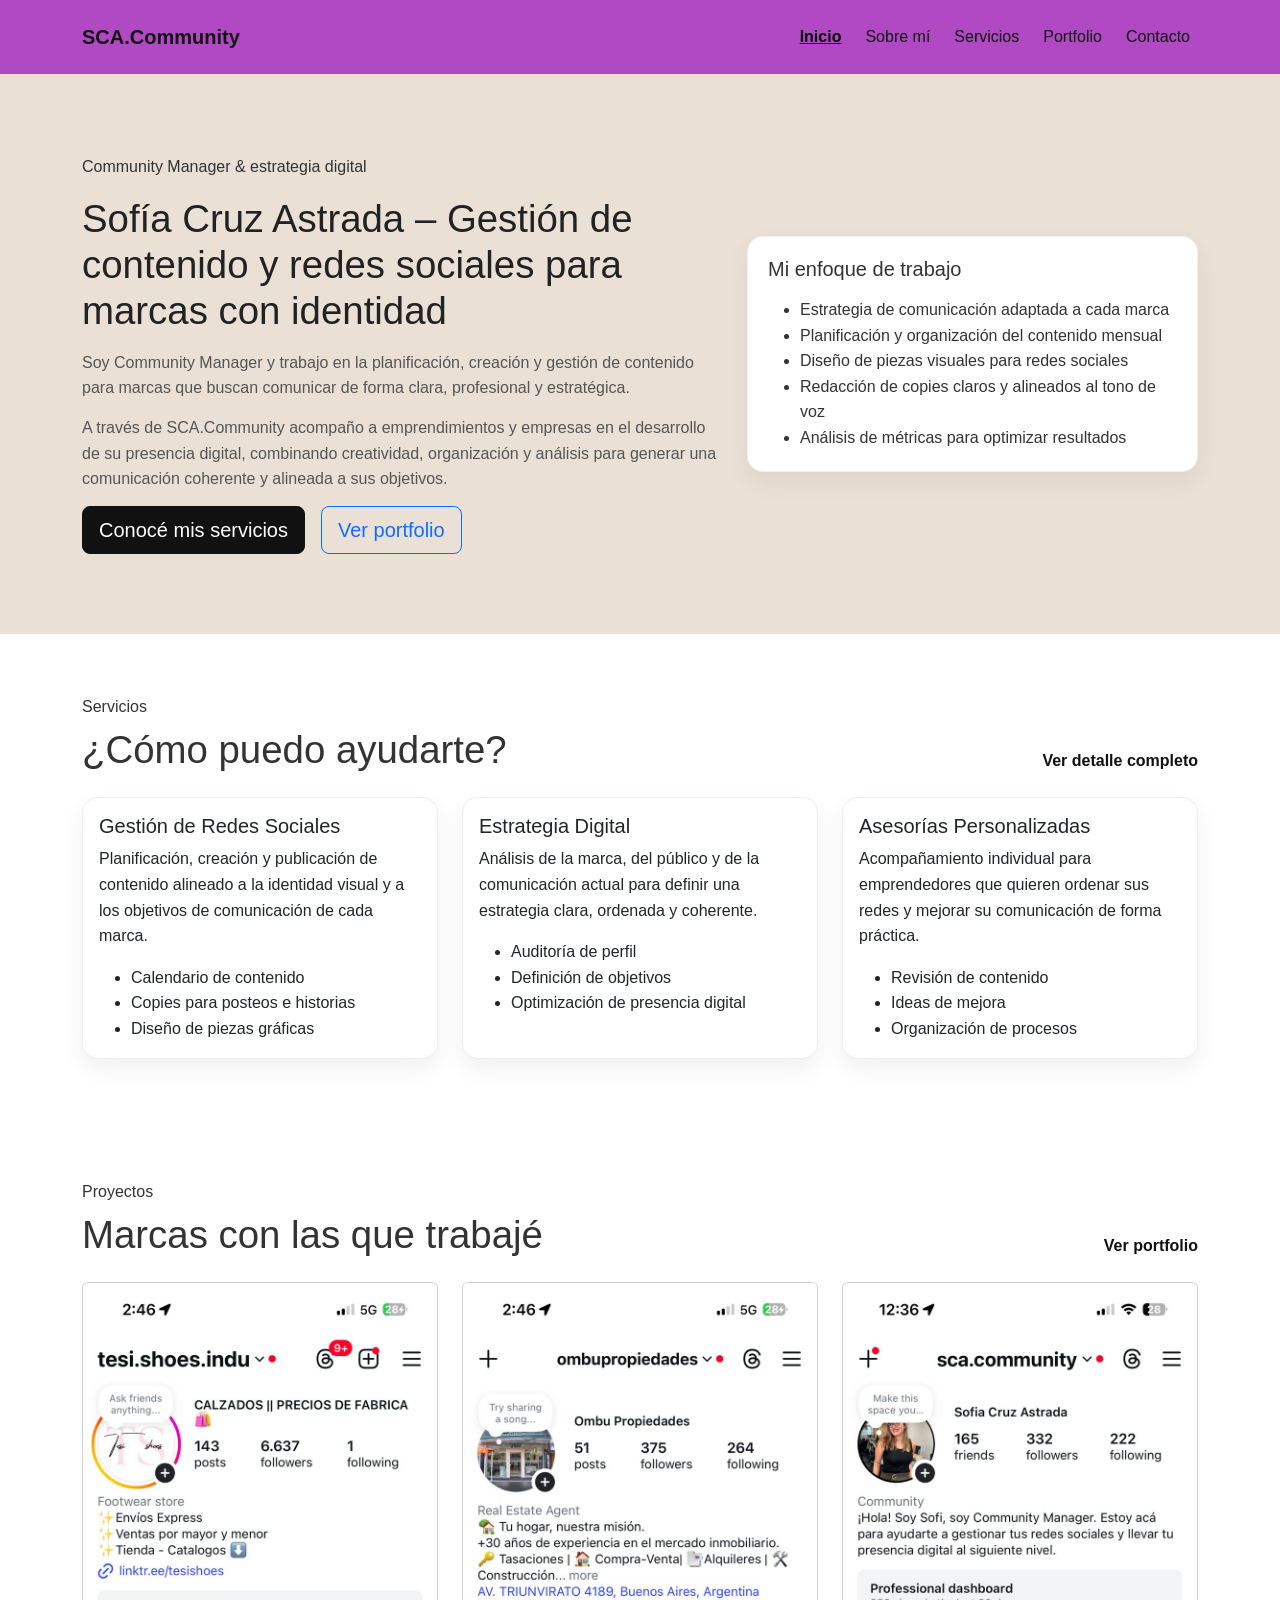
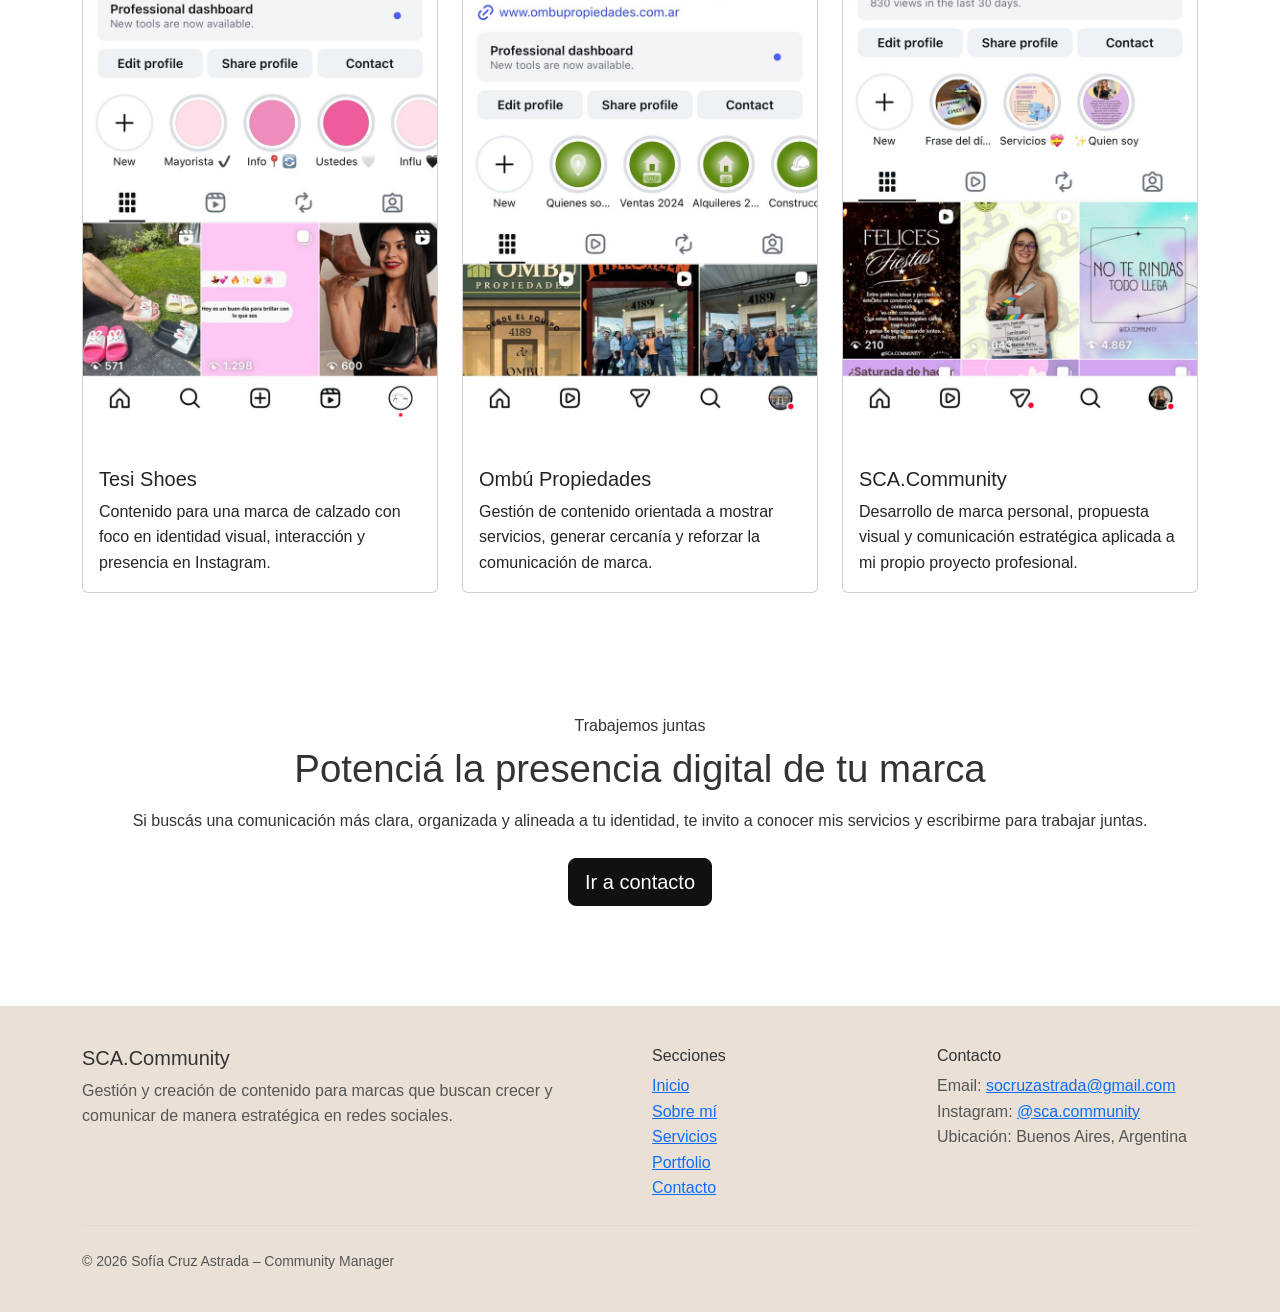
<file: index.html>
<!DOCTYPE html>
<html lang="es">
<head>
  <meta charset="UTF-8" />
  <meta name="viewport" content="width=device-width, initial-scale=1.0" />
  <meta
    name="description"
    content="SCA.Community - Portfolio profesional de Sofía Cruz Astrada, Community Manager especializada en estrategia, contenido y gestión de redes sociales."
  />
  <meta
    name="keywords"
    content="community manager, redes sociales, estrategia digital, contenido para instagram, gestión de redes, SCA.Community, Sofía Cruz Astrada"
  />
  <meta name="author" content="Sofía Cruz Astrada" />

  <meta property="og:title" content="SCA.Community | Community Manager y estrategia digital" />
  <meta
    property="og:description"
    content="Portfolio profesional de Sofía Cruz Astrada, Community Manager especializada en estrategia, contenido y gestión de redes sociales."
  />
  <meta property="og:type" content="website" />
  <meta property="og:locale" content="es_AR" />
  <meta property="og:image" content="img/perfil-sca.jpg" />

  <title>SCA.Community | Inicio</title>

  <link rel="icon" href="img/favicon.png" type="image/png" />

  <!-- Bootstrap CSS -->
  <link
    href="https://cdn.jsdelivr.net/npm/bootstrap@5.3.3/dist/css/bootstrap.min.css"
    rel="stylesheet"
  />

  <!-- CSS compilado desde SCSS -->
  <link rel="stylesheet" href="css/styles.css" />
</head>

<body>
  <header class="site-header">
    <nav class="navbar navbar-expand-lg" aria-label="Navegación principal">
      <div class="container">
        <a class="navbar-brand fw-semibold" href="index.html">SCA.Community</a>

        <button
          class="navbar-toggler"
          type="button"
          data-bs-toggle="collapse"
          data-bs-target="#mainNav"
          aria-controls="mainNav"
          aria-expanded="false"
          aria-label="Abrir menú de navegación"
        >
          <span class="navbar-toggler-icon"></span>
        </button>

        <div class="collapse navbar-collapse" id="mainNav">
          <ul class="navbar-nav ms-auto gap-lg-2">
            <li class="nav-item">
              <a class="nav-link active" href="index.html" aria-current="page">Inicio</a>
            </li>
            <li class="nav-item">
              <a class="nav-link" href="pages/sobre-mi.html">Sobre mí</a>
            </li>
            <li class="nav-item">
              <a class="nav-link" href="pages/servicios.html">Servicios</a>
            </li>
            <li class="nav-item">
              <a class="nav-link" href="pages/portfolio.html">Portfolio</a>
            </li>
            <li class="nav-item">
              <a class="nav-link" href="pages/contacto.html">Contacto</a>
            </li>
          </ul>
        </div>
      </div>
    </nav>
  </header>

  <main>
    <!-- HERO -->
    <section class="hero">
      <div class="container">
        <div class="row align-items-center g-4">
          <div class="col-12 col-lg-7">
            <div class="hero__content">
              <p class="hero__eyebrow">Community Manager &amp; estrategia digital</p>

              <h1 class="hero__title">
                Sofía Cruz Astrada – Gestión de contenido y redes sociales para marcas con identidad
              </h1>

              <p class="hero__text">
                Soy Community Manager y trabajo en la planificación, creación y gestión de contenido
                para marcas que buscan comunicar de forma clara, profesional y estratégica.
              </p>

              <p class="hero__text">
                A través de SCA.Community acompaño a emprendimientos y empresas en el desarrollo de
                su presencia digital, combinando creatividad, organización y análisis para generar
                una comunicación coherente y alineada a sus objetivos.
              </p>

              <div class="hero__actions d-flex flex-wrap gap-3">
                <a class="btn btn-primary btn-lg" href="pages/servicios.html">
                  Conocé mis servicios
                </a>
                <a class="btn btn-outline-primary btn-lg" href="pages/portfolio.html">
                  Ver portfolio
                </a>
              </div>
            </div>
          </div>

          <div class="col-12 col-lg-5">
            <div class="hero__card">
              <h2 class="h5 mb-3">Mi enfoque de trabajo</h2>
              <ul class="hero__list mb-0">
                <li>Estrategia de comunicación adaptada a cada marca</li>
                <li>Planificación y organización del contenido mensual</li>
                <li>Diseño de piezas visuales para redes sociales</li>
                <li>Redacción de copies claros y alineados al tono de voz</li>
                <li>Análisis de métricas para optimizar resultados</li>
              </ul>
            </div>
          </div>
        </div>
      </div>
    </section>

    <!-- SERVICIOS DESTACADOS -->
    <section class="section services-section">
      <div class="container">
        <div class="d-flex align-items-end justify-content-between gap-3 flex-wrap mb-4">
          <div>
            <p class="section__eyebrow mb-2">Servicios</p>
            <h2 class="section__title mb-0">¿Cómo puedo ayudarte?</h2>
          </div>
          <a class="link-arrow" href="pages/servicios.html">Ver detalle completo</a>
        </div>

        <div class="row g-4 services-grid">
          <div class="col-12 col-md-6 col-lg-4">
            <article class="card h-100 service-card">
              <div class="card-body">
                <h3 class="h5">Gestión de Redes Sociales</h3>
                <p>
                  Planificación, creación y publicación de contenido alineado a la identidad visual
                  y a los objetivos de comunicación de cada marca.
                </p>
                <ul class="mb-0">
                  <li>Calendario de contenido</li>
                  <li>Copies para posteos e historias</li>
                  <li>Diseño de piezas gráficas</li>
                </ul>
              </div>
            </article>
          </div>

          <div class="col-12 col-md-6 col-lg-4">
            <article class="card h-100 service-card">
              <div class="card-body">
                <h3 class="h5">Estrategia Digital</h3>
                <p>
                  Análisis de la marca, del público y de la comunicación actual para definir una
                  estrategia clara, ordenada y coherente.
                </p>
                <ul class="mb-0">
                  <li>Auditoría de perfil</li>
                  <li>Definición de objetivos</li>
                  <li>Optimización de presencia digital</li>
                </ul>
              </div>
            </article>
          </div>

          <div class="col-12 col-md-6 col-lg-4">
            <article class="card h-100 service-card">
              <div class="card-body">
                <h3 class="h5">Asesorías Personalizadas</h3>
                <p>
                  Acompañamiento individual para emprendedores que quieren ordenar sus redes y
                  mejorar su comunicación de forma práctica.
                </p>
                <ul class="mb-0">
                  <li>Revisión de contenido</li>
                  <li>Ideas de mejora</li>
                  <li>Organización de procesos</li>
                </ul>
              </div>
            </article>
          </div>
        </div>
      </div>
    </section>

    <!-- PORTFOLIO DESTACADO -->
    <section class="section portfolio-preview">
      <div class="container">
        <div class="d-flex align-items-end justify-content-between gap-3 flex-wrap mb-4">
          <div>
            <p class="section__eyebrow mb-2">Proyectos</p>
            <h2 class="section__title mb-0">Marcas con las que trabajé</h2>
          </div>
          <a class="link-arrow" href="pages/portfolio.html">Ver portfolio</a>
        </div>

        <div class="row g-4">
          <div class="col-12 col-md-6 col-lg-4">
            <article class="card h-100 portfolio-card">
              <img
                src="img/tesi-shoes.jpg"
                class="card-img-top"
                alt="Proyecto de contenido para Tesi Shoes"
              />
              <div class="card-body">
                <h3 class="h5">Tesi Shoes</h3>
                <p class="mb-0">
                  Contenido para una marca de calzado con foco en identidad visual, interacción y
                  presencia en Instagram.
                </p>
              </div>
            </article>
          </div>

          <div class="col-12 col-md-6 col-lg-4">
            <article class="card h-100 portfolio-card">
              <img
                src="img/ombu-propiedades.jpg"
                class="card-img-top"
                alt="Proyecto de comunicación digital para Ombú Propiedades"
              />
              <div class="card-body">
                <h3 class="h5">Ombú Propiedades</h3>
                <p class="mb-0">
                  Gestión de contenido orientada a mostrar servicios, generar cercanía y reforzar la
                  comunicación de marca.
                </p>
              </div>
            </article>
          </div>

          <div class="col-12 col-md-6 col-lg-4">
            <article class="card h-100 portfolio-card">
              <img
                src="img/perfil-sca.jpg"
                class="card-img-top"
                alt="Identidad visual y proyecto personal de SCA.Community"
              />
              <div class="card-body">
                <h3 class="h5">SCA.Community</h3>
                <p class="mb-0">
                  Desarrollo de marca personal, propuesta visual y comunicación estratégica aplicada
                  a mi propio proyecto profesional.
                </p>
              </div>
            </article>
          </div>
        </div>
      </div>
    </section>

    <!-- CTA FINAL -->
    <section class="section cta-section">
      <div class="container">
        <div class="cta-box text-center">
          <p class="section__eyebrow mb-2">Trabajemos juntas</p>
          <h2 class="section__title">Potenciá la presencia digital de tu marca</h2>
          <p class="mb-4">
            Si buscás una comunicación más clara, organizada y alineada a tu identidad, te invito a
            conocer mis servicios y escribirme para trabajar juntas.
          </p>
          <a class="btn btn-primary btn-lg" href="pages/contacto.html">Ir a contacto</a>
        </div>
      </div>
    </section>
  </main>

  <footer class="site-footer">
    <div class="container">
      <div class="row g-4 align-items-start">
        <div class="col-12 col-lg-6">
          <h3 class="h5 mb-2">SCA.Community</h3>
          <p class="mb-0">
            Gestión y creación de contenido para marcas que buscan crecer y comunicar de manera
            estratégica en redes sociales.
          </p>
        </div>

        <div class="col-12 col-lg-3">
          <h4 class="h6 mb-2">Secciones</h4>
          <ul class="list-unstyled mb-0">
            <li><a href="index.html">Inicio</a></li>
            <li><a href="pages/sobre-mi.html">Sobre mí</a></li>
            <li><a href="pages/servicios.html">Servicios</a></li>
            <li><a href="pages/portfolio.html">Portfolio</a></li>
            <li><a href="pages/contacto.html">Contacto</a></li>
          </ul>
        </div>

        <div class="col-12 col-lg-3">
          <h4 class="h6 mb-2">Contacto</h4>
          <ul class="list-unstyled mb-0">
            <li>
              Email:
              <a href="mailto:socruzastrada@gmail.com">socruzastrada@gmail.com</a>
            </li>
            <li>
              Instagram:
              <a
                href="https://www.instagram.com/sca.community/"
                target="_blank"
                rel="noopener noreferrer"
              >
                @sca.community
              </a>
            </li>
            <li>Ubicación: Buenos Aires, Argentina</li>
          </ul>
        </div>
      </div>

      <hr class="my-4" />
      <p class="mb-0 small">&copy; 2026 Sofía Cruz Astrada – Community Manager</p>
    </div>
  </footer>

  <!-- Bootstrap JS -->
  <script src="https://cdn.jsdelivr.net/npm/bootstrap@5.3.3/dist/js/bootstrap.bundle.min.js"></script>
</body>
</html>
</file>
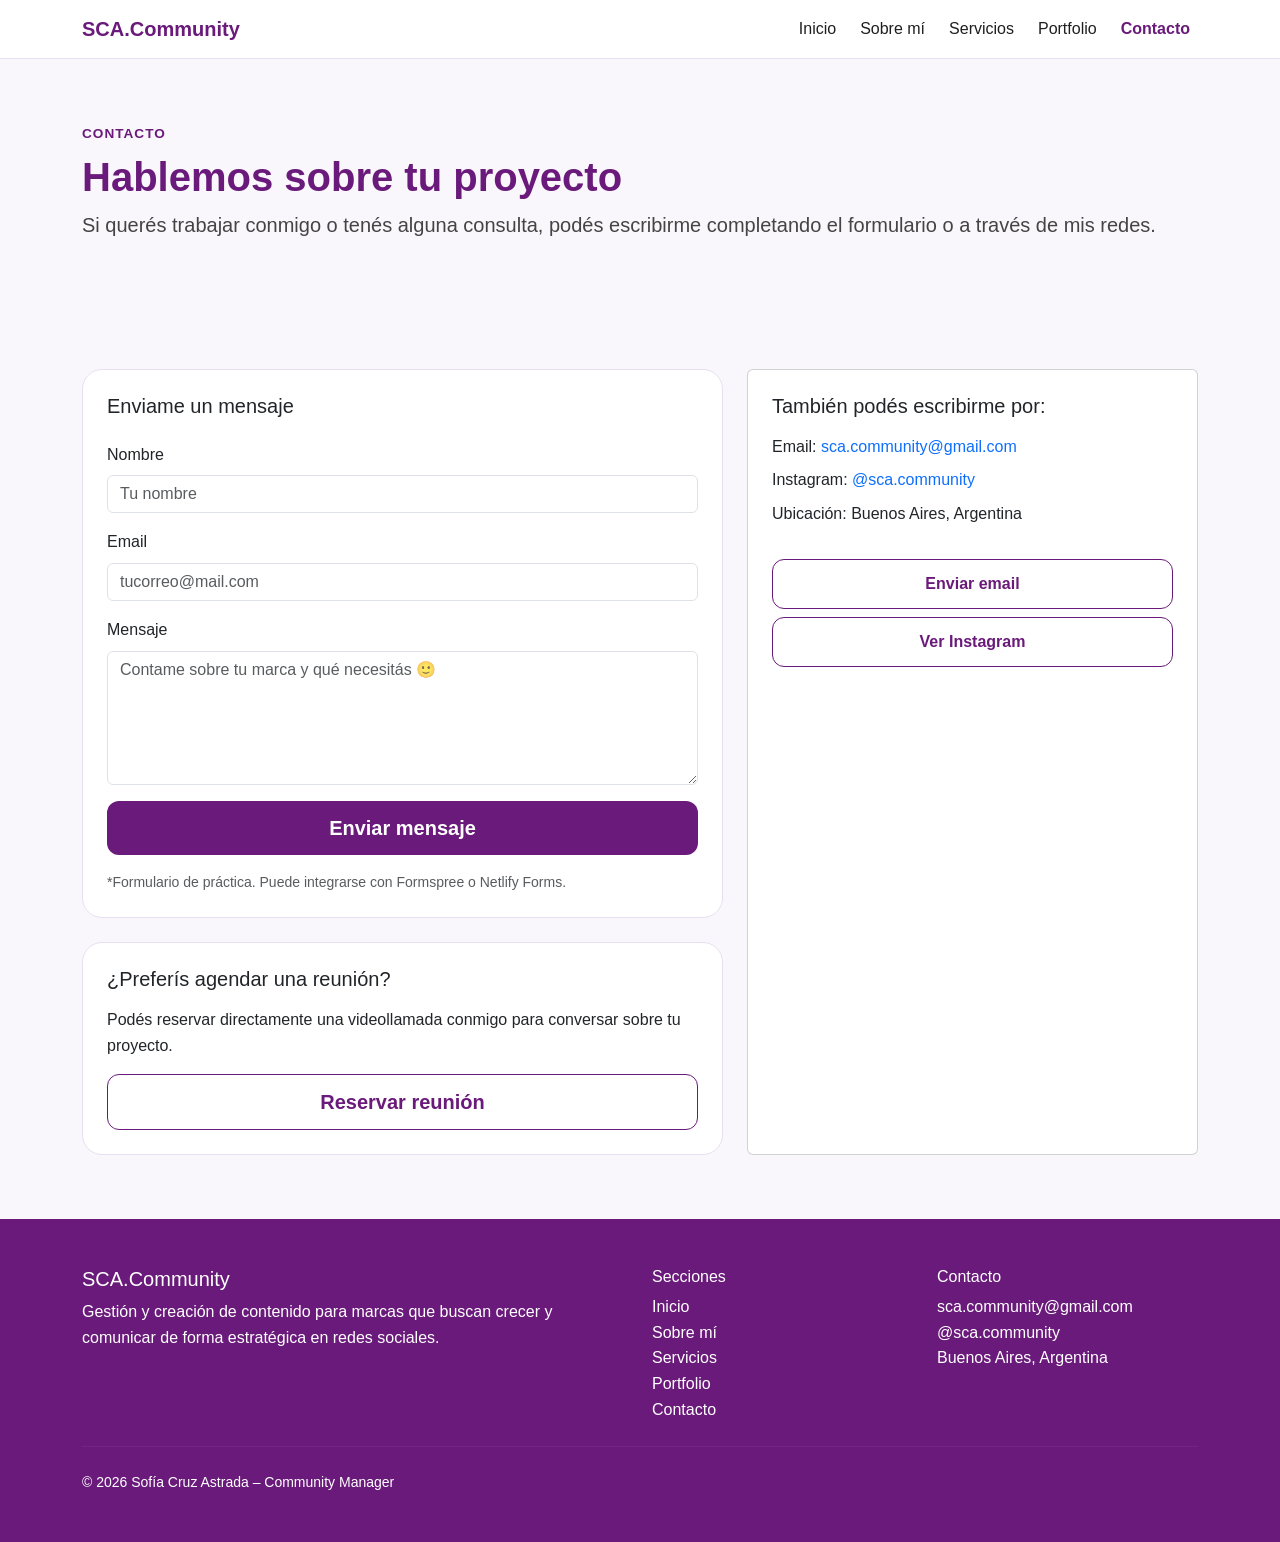
<file: pages/contacto.html>
<!DOCTYPE html>
<html lang="es">
<head>
  <meta charset="UTF-8" />
  <meta name="viewport" content="width=device-width, initial-scale=1.0" />

  <meta
    name="description"
    content="Contacto de SCA.Community. Escribime para consultas sobre gestión de redes sociales, estrategia digital o creación de contenido."
  />
  <meta
    name="keywords"
    content="contacto community manager, redes sociales, estrategia digital, contenido instagram"
  />
  <meta name="author" content="Sofía Cruz Astrada" />

  <meta property="og:title" content="SCA.Community | Contacto" />
  <meta
    property="og:description"
    content="Escribime para trabajar en la estrategia digital y contenido de tu marca."
  />
  <meta property="og:type" content="website" />
  <meta property="og:locale" content="es_AR" />
  <meta property="og:image" content="../img/perfil-sca.jpg" />

  <title>SCA.Community | Contacto</title>

  <link rel="icon" href="../img/favicon.png" type="image/png" />

  <!-- Bootstrap -->
  <link
    href="https://cdn.jsdelivr.net/npm/bootstrap@5.3.3/dist/css/bootstrap.min.css"
    rel="stylesheet"
  />

  <!-- CSS -->
  <link rel="stylesheet" href="../css/main.css" />
</head>

<body>

<header class="site-header">
  <nav class="navbar navbar-expand-lg" aria-label="Navegación principal">
    <div class="container">
      <a class="navbar-brand fw-semibold" href="../index.html">SCA.Community</a>

      <button
        class="navbar-toggler"
        type="button"
        data-bs-toggle="collapse"
        data-bs-target="#mainNav"
        aria-controls="mainNav"
        aria-expanded="false"
        aria-label="Abrir menú de navegación"
      >
        <span class="navbar-toggler-icon"></span>
      </button>

      <div class="collapse navbar-collapse" id="mainNav">
        <ul class="navbar-nav ms-auto gap-lg-2">
          <li class="nav-item"><a class="nav-link" href="../index.html">Inicio</a></li>
          <li class="nav-item"><a class="nav-link" href="sobre-mi.html">Sobre mí</a></li>
          <li class="nav-item"><a class="nav-link" href="servicios.html">Servicios</a></li>
          <li class="nav-item"><a class="nav-link" href="portfolio.html">Portfolio</a></li>
          <li class="nav-item"><a class="nav-link active" href="contacto.html" aria-current="page">Contacto</a></li>
        </ul>
      </div>
    </div>
  </nav>
</header>

<main>

<!-- INTRO -->
<section class="section">
  <div class="container">
    <p class="section__eyebrow mb-2">Contacto</p>

    <h1 class="section__title">
      Hablemos sobre tu proyecto
    </h1>

    <p class="lead mb-0">
      Si querés trabajar conmigo o tenés alguna consulta,
      podés escribirme completando el formulario o
      a través de mis redes.
    </p>
  </div>
</section>

<!-- FORM + INFO -->
<section class="section">
  <div class="container">

    <div class="row g-4">

      <!-- FORMULARIO -->
      <div class="col-12 col-lg-7">

        <form class="card service-card p-3 p-md-4" action="#" method="post">

          <h2 class="h5 mb-4">Enviame un mensaje</h2>

          <div class="mb-3">
            <label for="nombre" class="form-label">Nombre</label>
            <input
              type="text"
              id="nombre"
              name="nombre"
              class="form-control"
              placeholder="Tu nombre"
              required
            />
          </div>

          <div class="mb-3">
            <label for="email" class="form-label">Email</label>
            <input
              type="email"
              id="email"
              name="email"
              class="form-control"
              placeholder="tucorreo@mail.com"
              required
            />
          </div>

          <div class="mb-3">
            <label for="mensaje" class="form-label">Mensaje</label>
            <textarea
              id="mensaje"
              name="mensaje"
              class="form-control"
              rows="5"
              placeholder="Contame sobre tu marca y qué necesitás 🙂"
              required
            ></textarea>
          </div>

          <button type="submit" class="btn btn-primary btn-lg w-100">
            Enviar mensaje
          </button>

          <p class="small text-muted mt-3 mb-0">
            *Formulario de práctica. Puede integrarse con Formspree o Netlify Forms.
          </p>

        </form>

        <!-- RESERVA -->
        <div class="card service-card p-3 p-md-4 mt-4">
          <h2 class="h5 mb-3">¿Preferís agendar una reunión?</h2>

          <p class="mb-3">
            Podés reservar directamente una videollamada conmigo para conversar sobre tu proyecto.
          </p>

          <a
            href="https://calendar.app.google/3BghYqWCG2MqQ5teA"
            target="_blank"
            class="btn btn-outline-primary btn-lg w-100"
          >
            Reservar reunión
          </a>
        </div>

      </div>

      <!-- INFO -->
      <div class="col-12 col-lg-5">

        <aside class="card h-100 p-3 p-md-4">

          <h2 class="h5 mb-3">También podés escribirme por:</h2>

          <ul class="list-unstyled mb-4">
            <li class="mb-2">
              Email:
              <a href="mailto:sca.community@gmail.com">
                sca.community@gmail.com
              </a>
            </li>

            <li class="mb-2">
              Instagram:
              <a href="https://www.instagram.com/sca.community/" target="_blank">
                @sca.community
              </a>
            </li>

            <li class="mb-2">
              Ubicación: Buenos Aires, Argentina
            </li>
          </ul>

          <div class="d-grid gap-2">
            <a class="btn btn-outline-primary" href="mailto:sca.community@gmail.com">
              Enviar email
            </a>

            <a
              class="btn btn-outline-primary"
              href="https://www.instagram.com/sca.community/"
              target="_blank"
            >
              Ver Instagram
            </a>
          </div>

        </aside>

      </div>

    </div>

  </div>
</section>

</main>

<footer class="site-footer">
  <div class="container">

    <div class="row g-4 align-items-start">

      <div class="col-12 col-lg-6">
        <h3 class="h5 mb-2">SCA.Community</h3>
        <p class="mb-0">
          Gestión y creación de contenido para marcas que buscan crecer
          y comunicar de forma estratégica en redes sociales.
        </p>
      </div>

      <div class="col-12 col-lg-3">
        <h4 class="h6 mb-2">Secciones</h4>
        <ul class="list-unstyled mb-0">
          <li><a href="../index.html">Inicio</a></li>
          <li><a href="sobre-mi.html">Sobre mí</a></li>
          <li><a href="servicios.html">Servicios</a></li>
          <li><a href="portfolio.html">Portfolio</a></li>
          <li><a href="contacto.html">Contacto</a></li>
        </ul>
      </div>

      <div class="col-12 col-lg-3">
        <h4 class="h6 mb-2">Contacto</h4>
        <ul class="list-unstyled mb-0">
          <li>
            <a href="mailto:sca.community@gmail.com">sca.community@gmail.com</a>
          </li>
          <li>
            <a href="https://www.instagram.com/sca.community/" target="_blank">
              @sca.community
            </a>
          </li>
          <li>Buenos Aires, Argentina</li>
        </ul>
      </div>

    </div>

    <hr class="my-4" />
    <p class="mb-0 small">© 2026 Sofía Cruz Astrada – Community Manager</p>

  </div>
</footer>

<script src="https://cdn.jsdelivr.net/npm/bootstrap@5.3.3/dist/js/bootstrap.bundle.min.js"></script>

</body>
</html>
</file>
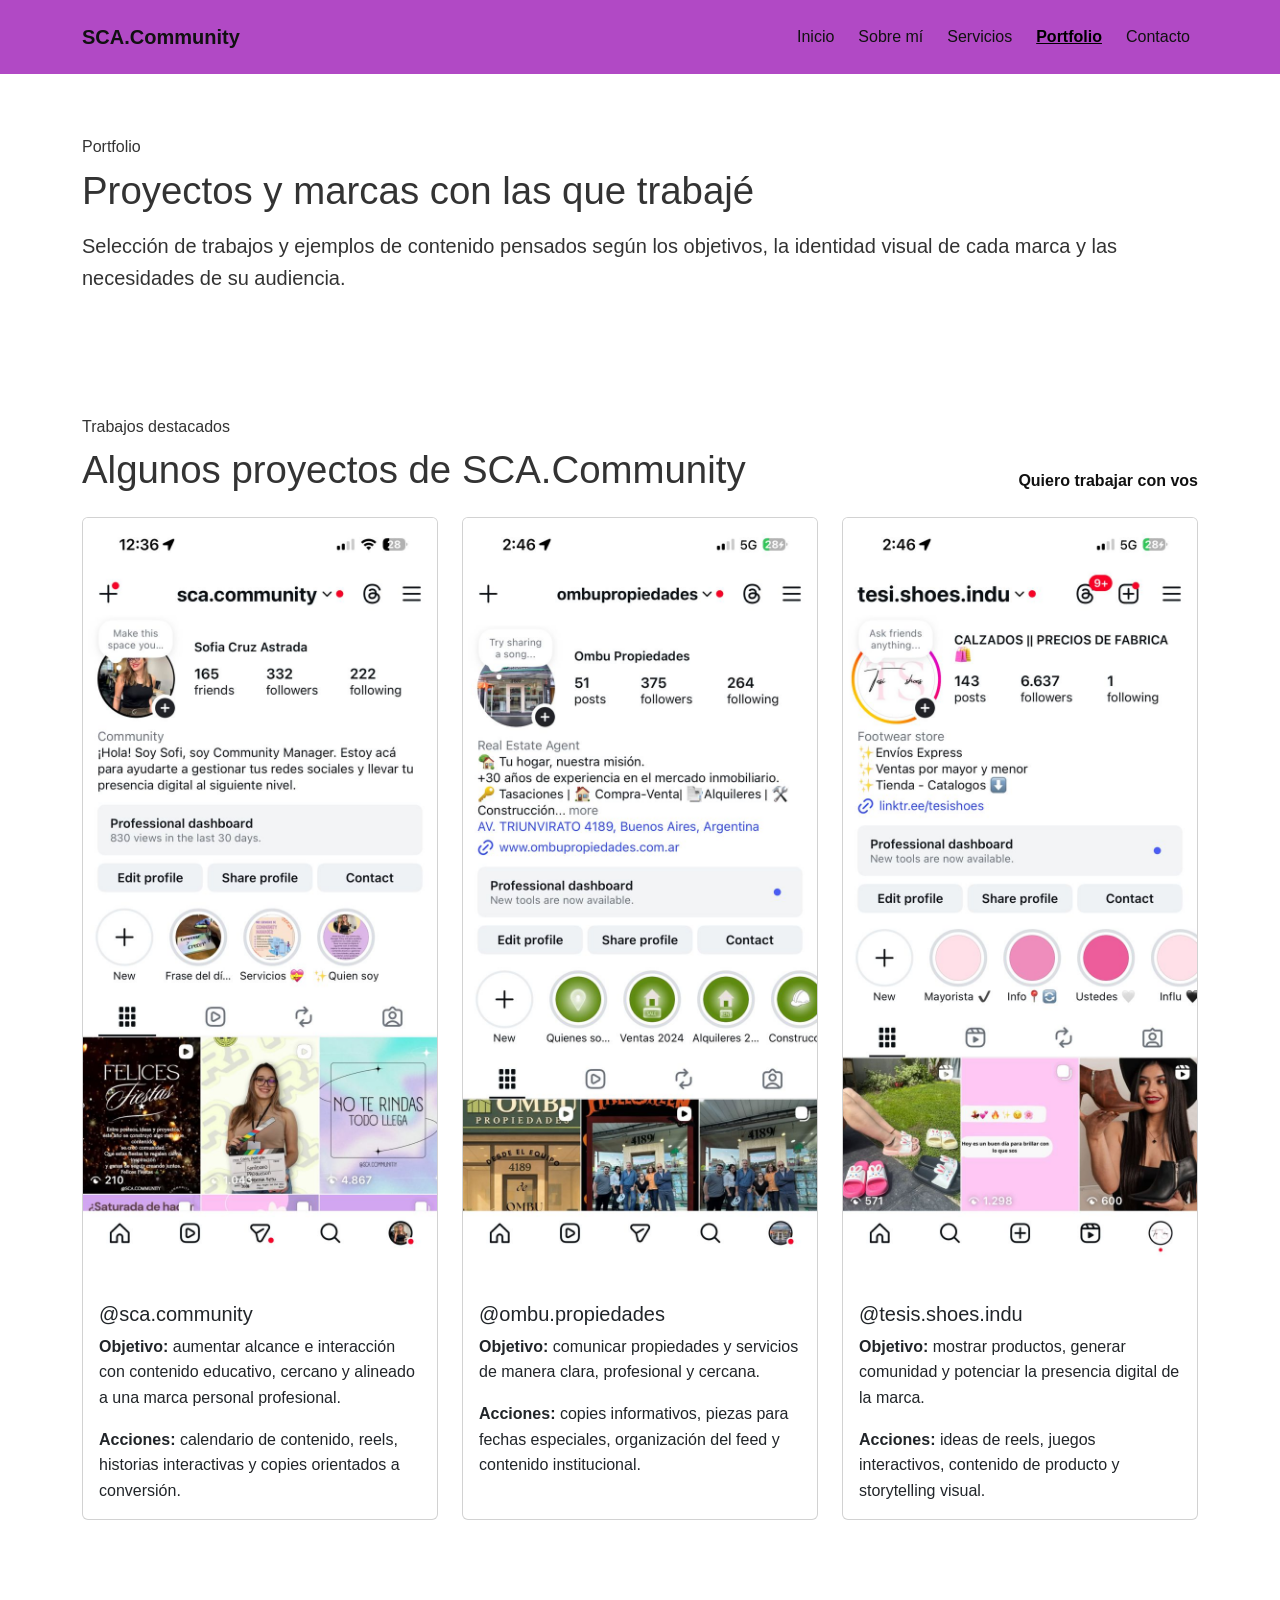
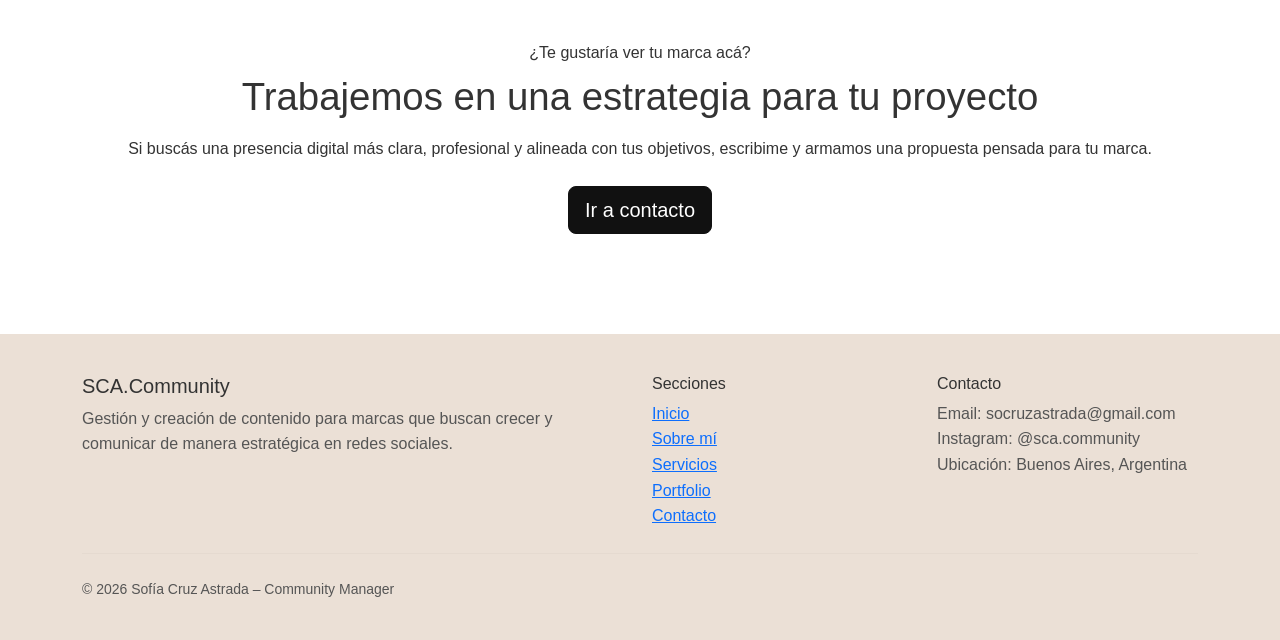
<file: pages/portfolio.html>
<!DOCTYPE html>
<html lang="es">
<head>
  <meta charset="UTF-8" />
  <meta name="viewport" content="width=device-width, initial-scale=1.0" />

  <meta
    name="description"
    content="Portfolio de SCA.Community con proyectos de gestión de redes sociales, estrategia digital y creación de contenido para distintas marcas."
  />

  <title>SCA.Community | Portfolio</title>

  <!-- Bootstrap CSS -->
  <link
    href="https://cdn.jsdelivr.net/npm/bootstrap@5.3.3/dist/css/bootstrap.min.css"
    rel="stylesheet"
  />

  <!-- CSS compilado desde SCSS -->
  <link rel="stylesheet" href="../css/styles.css" />
</head>

<body>

<header class="site-header">
  <nav class="navbar navbar-expand-lg">
    <div class="container">

      <a class="navbar-brand fw-semibold" href="../index.html">
        SCA.Community
      </a>

      <button
        class="navbar-toggler"
        type="button"
        data-bs-toggle="collapse"
        data-bs-target="#mainNav"
        aria-controls="mainNav"
        aria-expanded="false"
        aria-label="Abrir menú"
      >
        <span class="navbar-toggler-icon"></span>
      </button>

      <div class="collapse navbar-collapse" id="mainNav">

        <ul class="navbar-nav ms-auto gap-lg-2">

          <li class="nav-item">
            <a class="nav-link" href="../index.html">Inicio</a>
          </li>

          <li class="nav-item">
            <a class="nav-link" href="sobre-mi.html">Sobre mí</a>
          </li>

          <li class="nav-item">
            <a class="nav-link" href="servicios.html">Servicios</a>
          </li>

          <li class="nav-item">
            <a class="nav-link active" href="portfolio.html">Portfolio</a>
          </li>

          <li class="nav-item">
            <a class="nav-link" href="contacto.html">Contacto</a>
          </li>

        </ul>

      </div>
    </div>
  </nav>
</header>


<main>

<!-- INTRO -->

<section class="section">

  <div class="container">

    <p class="section__eyebrow mb-2">Portfolio</p>

    <h1 class="section__title">
      Proyectos y marcas con las que trabajé
    </h1>

    <p class="lead mb-0">
      Selección de trabajos y ejemplos de contenido pensados según los objetivos,
      la identidad visual de cada marca y las necesidades de su audiencia.
    </p>

  </div>

</section>


<!-- GRID PROYECTOS -->

<section class="section portfolio-preview">

  <div class="container">

    <div class="d-flex align-items-end justify-content-between gap-3 flex-wrap mb-4">

      <div>

        <p class="section__eyebrow mb-2">
          Trabajos destacados
        </p>

        <h2 class="section__title mb-0">
          Algunos proyectos de SCA.Community
        </h2>

      </div>

      <a class="link-arrow" href="contacto.html">
        Quiero trabajar con vos
      </a>

    </div>


    <div class="row g-4 portfolio-grid">


      <!-- PROYECTO 1 -->

      <div class="col-12 col-md-6 col-lg-4">

        <article class="card h-100 portfolio-card">

          <img
            src="../img/perfil-sca.jpg"
            class="card-img-top"
            alt="Perfil de Instagram de SCA.Community mostrando contenido educativo y estratégico"
          />

          <div class="card-body">

            <h3 class="h5">@sca.community</h3>

            <p>
              <strong>Objetivo:</strong>
              aumentar alcance e interacción con contenido educativo,
              cercano y alineado a una marca personal profesional.
            </p>

            <p class="mb-0">
              <strong>Acciones:</strong>
              calendario de contenido, reels, historias interactivas
              y copies orientados a conversión.
            </p>

          </div>

        </article>

      </div>



      <!-- PROYECTO 2 -->

      <div class="col-12 col-md-6 col-lg-4">

        <article class="card h-100 portfolio-card">

          <img
            src="../img/ombu-propiedades.jpg"
            class="card-img-top"
            alt="Feed de Ombú Propiedades con comunicación inmobiliaria profesional"
          />

          <div class="card-body">

            <h3 class="h5">@ombu.propiedades</h3>

            <p>
              <strong>Objetivo:</strong>
              comunicar propiedades y servicios de manera clara,
              profesional y cercana.
            </p>

            <p class="mb-0">
              <strong>Acciones:</strong>
              copies informativos, piezas para fechas especiales,
              organización del feed y contenido institucional.
            </p>

          </div>

        </article>

      </div>



      <!-- PROYECTO 3 -->

      <div class="col-12 col-md-6 col-lg-4">

        <article class="card h-100 portfolio-card">

          <img
            src="../img/tesi-shoes.jpg"
            class="card-img-top"
            alt="Perfil de Tesi Shoes mostrando productos y contenido de comunidad"
          />

          <div class="card-body">

            <h3 class="h5">@tesis.shoes.indu</h3>

            <p>
              <strong>Objetivo:</strong>
              mostrar productos, generar comunidad
              y potenciar la presencia digital de la marca.
            </p>

            <p class="mb-0">
              <strong>Acciones:</strong>
              ideas de reels, juegos interactivos,
              contenido de producto y storytelling visual.
            </p>

          </div>

        </article>

      </div>


    </div>

  </div>

</section>


<!-- CTA -->

<section class="section cta-section">

  <div class="container">

    <div class="cta-box text-center">

      <p class="section__eyebrow mb-2">
        ¿Te gustaría ver tu marca acá?
      </p>

      <h2 class="section__title">
        Trabajemos en una estrategia para tu proyecto
      </h2>

      <p class="mb-4">
        Si buscás una presencia digital más clara,
        profesional y alineada con tus objetivos,
        escribime y armamos una propuesta pensada para tu marca.
      </p>

      <a class="btn btn-primary btn-lg" href="contacto.html">
        Ir a contacto
      </a>

    </div>

  </div>

</section>


</main>


<footer class="site-footer">

  <div class="container">

    <div class="row g-4 align-items-start">

      <div class="col-12 col-lg-6">

        <h3 class="h5 mb-2">SCA.Community</h3>

        <p class="mb-0">
          Gestión y creación de contenido para marcas que buscan crecer
          y comunicar de manera estratégica en redes sociales.
        </p>

      </div>


      <div class="col-12 col-lg-3">

        <h4 class="h6 mb-2">Secciones</h4>

        <ul class="list-unstyled mb-0">

          <li><a href="../index.html">Inicio</a></li>
          <li><a href="sobre-mi.html">Sobre mí</a></li>
          <li><a href="servicios.html">Servicios</a></li>
          <li><a href="portfolio.html">Portfolio</a></li>
          <li><a href="contacto.html">Contacto</a></li>

        </ul>

      </div>


      <div class="col-12 col-lg-3">

        <h4 class="h6 mb-2">Contacto</h4>

        <ul class="list-unstyled mb-0">

          <li>Email: socruzastrada@gmail.com</li>
          <li>Instagram: @sca.community</li>
          <li>Ubicación: Buenos Aires, Argentina</li>

        </ul>

      </div>

    </div>


    <hr class="my-4" />

    <p class="mb-0 small">
      © 2026 Sofía Cruz Astrada – Community Manager
    </p>

  </div>

</footer>


<script src="https://cdn.jsdelivr.net/npm/bootstrap@5.3.3/dist/js/bootstrap.bundle.min.js"></script>

</body>
</html>
</file>
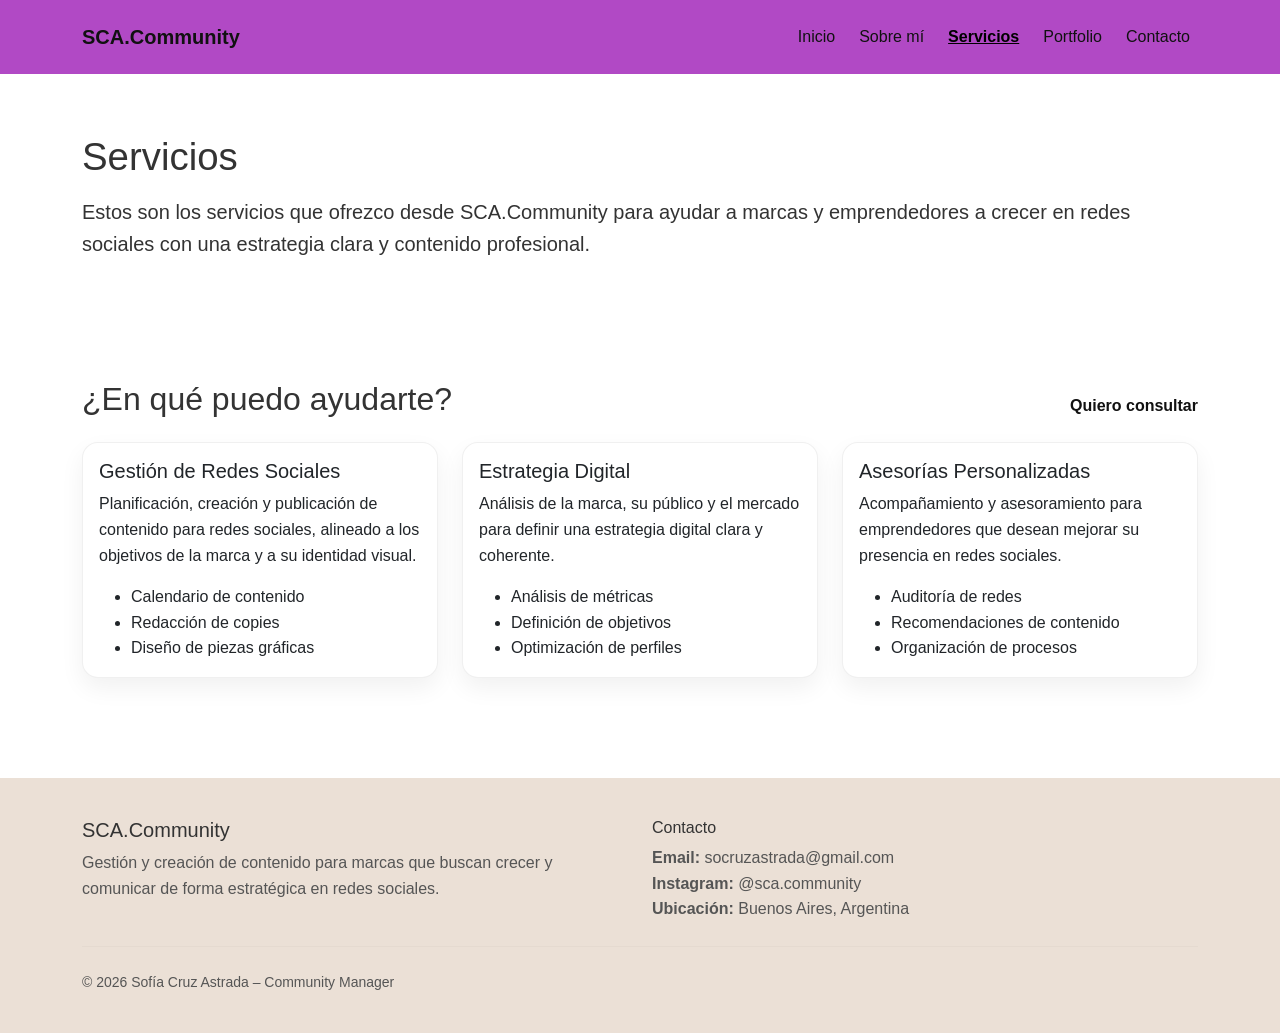
<file: pages/servicios.html>
<!DOCTYPE html>
<html lang="es">
<head>
  <meta charset="UTF-8" />
  <meta name="viewport" content="width=device-width, initial-scale=1.0" />
  <title>SCA.Community | Servicios</title>

  <!-- Bootstrap CSS -->
  <link
    href="https://cdn.jsdelivr.net/npm/bootstrap@5.3.3/dist/css/bootstrap.min.css"
    rel="stylesheet"
  />

  <!-- CSS compilado desde SCSS -->
  <link rel="stylesheet" href="../css/styles.css" />
</head>

<body>

<header class="site-header">
  <nav class="navbar navbar-expand-lg">
    <div class="container">
      <a class="navbar-brand fw-semibold" href="../index.html">SCA.Community</a>

      <button
        class="navbar-toggler"
        type="button"
        data-bs-toggle="collapse"
        data-bs-target="#mainNav"
        aria-controls="mainNav"
        aria-expanded="false"
        aria-label="Abrir menú"
      >
        <span class="navbar-toggler-icon"></span>
      </button>

      <div class="collapse navbar-collapse" id="mainNav">
        <ul class="navbar-nav ms-auto gap-lg-2">
          <li class="nav-item"><a class="nav-link" href="../index.html">Inicio</a></li>
          <li class="nav-item"><a class="nav-link" href="sobre-mi.html">Sobre mí</a></li>
          <li class="nav-item"><a class="nav-link active" href="servicios.html">Servicios</a></li>
          <li class="nav-item"><a class="nav-link" href="portfolio.html">Portfolio</a></li>
          <li class="nav-item"><a class="nav-link" href="contacto.html">Contacto</a></li>
        </ul>
      </div>
    </div>
  </nav>
</header>

<main>

<section class="section">
  <div class="container">
    <h1 class="section__title">Servicios</h1>
    <p class="lead mb-0">
      Estos son los servicios que ofrezco desde SCA.Community para ayudar a marcas y emprendedores
      a crecer en redes sociales con una estrategia clara y contenido profesional.
    </p>
  </div>
</section>

<section class="section services-section">
  <div class="container">

    <div class="d-flex align-items-end justify-content-between gap-3 flex-wrap mb-4">
      <h2 class="mb-0">¿En qué puedo ayudarte?</h2>
      <a class="link-arrow" href="contacto.html">Quiero consultar</a>
    </div>

    <div class="row g-4">

      <div class="col-12 col-md-6 col-lg-4">
        <article class="card h-100 service-card">
          <div class="card-body">
            <h3 class="h5">Gestión de Redes Sociales</h3>
            <p>
              Planificación, creación y publicación de contenido para redes sociales,
              alineado a los objetivos de la marca y a su identidad visual.
            </p>
            <ul class="mb-0">
              <li>Calendario de contenido</li>
              <li>Redacción de copies</li>
              <li>Diseño de piezas gráficas</li>
            </ul>
          </div>
        </article>
      </div>

      <div class="col-12 col-md-6 col-lg-4">
        <article class="card h-100 service-card">
          <div class="card-body">
            <h3 class="h5">Estrategia Digital</h3>
            <p>
              Análisis de la marca, su público y el mercado para definir una estrategia
              digital clara y coherente.
            </p>
            <ul class="mb-0">
              <li>Análisis de métricas</li>
              <li>Definición de objetivos</li>
              <li>Optimización de perfiles</li>
            </ul>
          </div>
        </article>
      </div>

      <div class="col-12 col-md-6 col-lg-4">
        <article class="card h-100 service-card">
          <div class="card-body">
            <h3 class="h5">Asesorías Personalizadas</h3>
            <p>
              Acompañamiento y asesoramiento para emprendedores que desean mejorar
              su presencia en redes sociales.
            </p>
            <ul class="mb-0">
              <li>Auditoría de redes</li>
              <li>Recomendaciones de contenido</li>
              <li>Organización de procesos</li>
            </ul>
          </div>
        </article>
      </div>

    </div>
  </div>
</section>

</main>

<footer class="site-footer">
  <div class="container">
    <div class="row g-4">
      <div class="col-12 col-lg-6">
        <h3 class="h5 mb-2">SCA.Community</h3>
        <p class="mb-0">
          Gestión y creación de contenido para marcas que buscan crecer
          y comunicar de forma estratégica en redes sociales.
        </p>
      </div>

      <div class="col-12 col-lg-6">
        <h4 class="h6 mb-2">Contacto</h4>
        <ul class="list-unstyled mb-0">
          <li><span class="fw-semibold">Email:</span> socruzastrada@gmail.com</li>
          <li><span class="fw-semibold">Instagram:</span> @sca.community</li>
          <li><span class="fw-semibold">Ubicación:</span> Buenos Aires, Argentina</li>
        </ul>
      </div>
    </div>

    <hr class="my-4" />
    <p class="mb-0 small">© 2026 Sofía Cruz Astrada – Community Manager</p>
  </div>
</footer>

<script src="https://cdn.jsdelivr.net/npm/bootstrap@5.3.3/dist/js/bootstrap.bundle.min.js"></script>

</body>
</html>
</file>
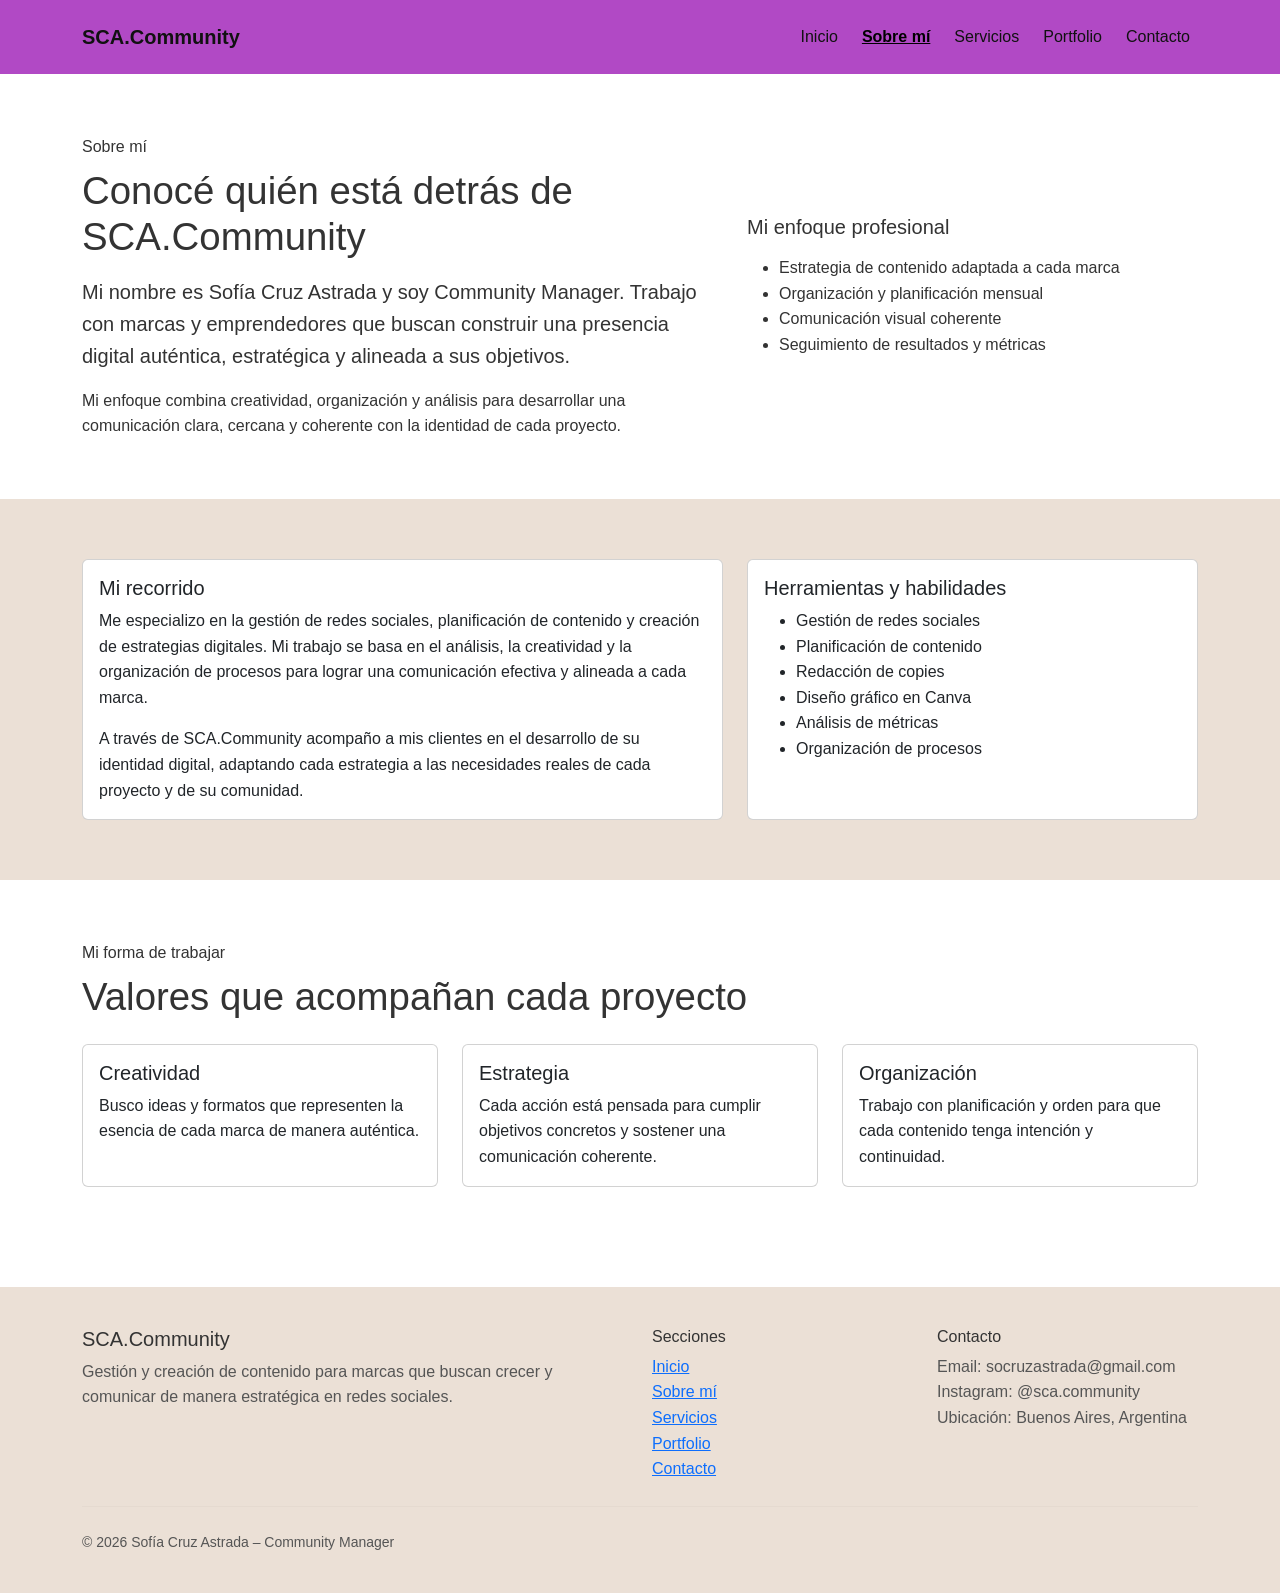
<file: pages/sobre-mi.html>
<!DOCTYPE html>
<html lang="es">
<head>
  <meta charset="UTF-8" />
  <meta name="viewport" content="width=device-width, initial-scale=1.0" />
  <meta
    name="description"
    content="Conocé más sobre Sofía Cruz Astrada, creadora de SCA.Community y especializada en gestión de redes sociales, estrategia digital y creación de contenido."
  />
  <title>SCA.Community | Sobre mí</title>

  <!-- Bootstrap CSS -->
  <link
    href="https://cdn.jsdelivr.net/npm/bootstrap@5.3.3/dist/css/bootstrap.min.css"
    rel="stylesheet"
  />

  <!-- CSS compilado desde SCSS -->
  <link rel="stylesheet" href="../css/styles.css" />
</head>

<body>
  <header class="site-header">
    <nav class="navbar navbar-expand-lg">
      <div class="container">
        <a class="navbar-brand fw-semibold" href="../index.html">SCA.Community</a>

        <button
          class="navbar-toggler"
          type="button"
          data-bs-toggle="collapse"
          data-bs-target="#mainNav"
          aria-controls="mainNav"
          aria-expanded="false"
          aria-label="Abrir menú de navegación"
        >
          <span class="navbar-toggler-icon"></span>
        </button>

        <div class="collapse navbar-collapse" id="mainNav">
          <ul class="navbar-nav ms-auto gap-lg-2">
            <li class="nav-item"><a class="nav-link" href="../index.html">Inicio</a></li>
            <li class="nav-item"><a class="nav-link active" href="sobre-mi.html">Sobre mí</a></li>
            <li class="nav-item"><a class="nav-link" href="servicios.html">Servicios</a></li>
            <li class="nav-item"><a class="nav-link" href="portfolio.html">Portfolio</a></li>
            <li class="nav-item"><a class="nav-link" href="contacto.html">Contacto</a></li>
          </ul>
        </div>
      </div>
    </nav>
  </header>

  <main>
    <!-- PRESENTACIÓN -->
    <section class="section about-hero">
      <div class="container">
        <div class="row align-items-center g-4">
          <div class="col-12 col-lg-7">
            <p class="section__eyebrow mb-2">Sobre mí</p>
            <h1 class="section__title">Conocé quién está detrás de SCA.Community</h1>
            <p class="lead mb-3">
              Mi nombre es Sofía Cruz Astrada y soy Community Manager. Trabajo con marcas y
              emprendedores que buscan construir una presencia digital auténtica, estratégica
              y alineada a sus objetivos.
            </p>
            <p class="mb-0">
              Mi enfoque combina creatividad, organización y análisis para desarrollar una
              comunicación clara, cercana y coherente con la identidad de cada proyecto.
            </p>
          </div>

          <div class="col-12 col-lg-5">
            <div class="about-highlight">
              <h2 class="h5 mb-3">Mi enfoque profesional</h2>
              <ul class="mb-0">
                <li>Estrategia de contenido adaptada a cada marca</li>
                <li>Organización y planificación mensual</li>
                <li>Comunicación visual coherente</li>
                <li>Seguimiento de resultados y métricas</li>
              </ul>
            </div>
          </div>
        </div>
      </div>
    </section>

    <!-- RECORRIDO + HABILIDADES -->
    <section class="section section--alt about-section">
      <div class="container">
        <div class="row g-4">
          <div class="col-12 col-lg-7">
            <article class="card h-100 about-card">
              <div class="card-body">
                <h2 class="h5">Mi recorrido</h2>
                <p>
                  Me especializo en la gestión de redes sociales, planificación de contenido
                  y creación de estrategias digitales. Mi trabajo se basa en el análisis,
                  la creatividad y la organización de procesos para lograr una comunicación
                  efectiva y alineada a cada marca.
                </p>
                <p class="mb-0">
                  A través de SCA.Community acompaño a mis clientes en el desarrollo de su
                  identidad digital, adaptando cada estrategia a las necesidades reales de
                  cada proyecto y de su comunidad.
                </p>
              </div>
            </article>
          </div>

          <div class="col-12 col-lg-5">
            <article class="card h-100 about-card">
              <div class="card-body">
                <h2 class="h5">Herramientas y habilidades</h2>
                <ul class="mb-0">
                  <li>Gestión de redes sociales</li>
                  <li>Planificación de contenido</li>
                  <li>Redacción de copies</li>
                  <li>Diseño gráfico en Canva</li>
                  <li>Análisis de métricas</li>
                  <li>Organización de procesos</li>
                </ul>
              </div>
            </article>
          </div>
        </div>
      </div>
    </section>

    <!-- VALORES -->
    <section class="section">
      <div class="container">
        <div class="d-flex align-items-end justify-content-between gap-3 flex-wrap mb-4">
          <div>
            <p class="section__eyebrow mb-2">Mi forma de trabajar</p>
            <h2 class="section__title mb-0">Valores que acompañan cada proyecto</h2>
          </div>
        </div>

        <div class="row g-4">
          <div class="col-12 col-md-6 col-lg-4">
            <article class="card h-100 about-card">
              <div class="card-body">
                <h3 class="h5">Creatividad</h3>
                <p class="mb-0">
                  Busco ideas y formatos que representen la esencia de cada marca de manera auténtica.
                </p>
              </div>
            </article>
          </div>

          <div class="col-12 col-md-6 col-lg-4">
            <article class="card h-100 about-card">
              <div class="card-body">
                <h3 class="h5">Estrategia</h3>
                <p class="mb-0">
                  Cada acción está pensada para cumplir objetivos concretos y sostener una comunicación coherente.
                </p>
              </div>
            </article>
          </div>

          <div class="col-12 col-md-6 col-lg-4">
            <article class="card h-100 about-card">
              <div class="card-body">
                <h3 class="h5">Organización</h3>
                <p class="mb-0">
                  Trabajo con planificación y orden para que cada contenido tenga intención y continuidad.
                </p>
              </div>
            </article>
          </div>
        </div>
      </div>
    </section>
  </main>

  <footer class="site-footer">
    <div class="container">
      <div class="row g-4 align-items-start">
        <div class="col-12 col-lg-6">
          <h3 class="h5 mb-2">SCA.Community</h3>
          <p class="mb-0">
            Gestión y creación de contenido para marcas que buscan crecer y comunicar de manera
            estratégica en redes sociales.
          </p>
        </div>

        <div class="col-12 col-lg-3">
          <h4 class="h6 mb-2">Secciones</h4>
          <ul class="list-unstyled mb-0">
            <li><a href="../index.html">Inicio</a></li>
            <li><a href="sobre-mi.html">Sobre mí</a></li>
            <li><a href="servicios.html">Servicios</a></li>
            <li><a href="portfolio.html">Portfolio</a></li>
            <li><a href="contacto.html">Contacto</a></li>
          </ul>
        </div>

        <div class="col-12 col-lg-3">
          <h4 class="h6 mb-2">Contacto</h4>
          <ul class="list-unstyled mb-0">
            <li>Email: socruzastrada@gmail.com</li>
            <li>Instagram: @sca.community</li>
            <li>Ubicación: Buenos Aires, Argentina</li>
          </ul>
        </div>
      </div>

      <hr class="my-4" />
      <p class="mb-0 small">© 2026 Sofía Cruz Astrada – Community Manager</p>
    </div>
  </footer>

  <!-- Bootstrap JS -->
  <script src="https://cdn.jsdelivr.net/npm/bootstrap@5.3.3/dist/js/bootstrap.bundle.min.js"></script>
</body>
</html>
</file>
<file: css/styles.css>
/* =====================================
   VARIABLES
===================================== */
:root {
  --sca-bg: hsl(30, 35%, 88%);
  --sca-primary: hsl(290, 52%, 53%);
  --sca-dark: #111111;
  --sca-text: #333333;
  --sca-muted: #555555;

  --radius: 16px;
}

/* =====================================
   BASE
===================================== */
body {
  font-family: Arial, Helvetica, sans-serif;
  color: var(--sca-text);
  background-color: #ffffff;
  line-height: 1.6;
}

img {
  max-width: 100%;
  height: auto;
  display: block;
}

/* =====================================
   NAVBAR (Bootstrap personalizado)
===================================== */
.navbar {
  background-color: var(--sca-primary);
  padding: 16px 0;
}

.navbar .navbar-brand,
.navbar .nav-link {
  color: #111111;
}

.navbar .nav-link:hover {
  text-decoration: underline;
}

.navbar .nav-link.active {
  font-weight: 700;
  text-decoration: underline;
}

/* Botón hamburguesa visible */
.navbar-toggler {
  border: 1px solid rgba(0, 0, 0, 0.3);
}

.navbar-toggler-icon {
  filter: invert(1);
}

/* =====================================
   BOTONES
===================================== */
.btn-primary {
  --bs-btn-bg: #111111;
  --bs-btn-border-color: #111111;
  --bs-btn-hover-bg: #000000;
  --bs-btn-hover-border-color: #000000;
}

/* =====================================
   SECCIONES GENERALES
===================================== */
.section {
  padding: 60px 0;
}

.section--alt {
  background-color: var(--sca-bg);
}

.section__title {
  font-size: clamp(28px, 3vw, 40px);
  margin-bottom: 16px;
}

/* =====================================
   HERO (HOME)
===================================== */
.hero {
  background-color: var(--sca-bg);
  padding: 80px 0;
}

.hero__title {
  font-size: clamp(30px, 3vw, 44px);
  margin-bottom: 16px;
  color: #222222;
}

.hero__text {
  color: var(--sca-muted);
  margin-bottom: 14px;
}

.hero__card {
  background-color: #ffffff;
  border-radius: var(--radius);
  padding: 20px;
  box-shadow: 0 10px 24px rgba(0, 0, 0, 0.06);
  border: 1px solid rgba(0, 0, 0, 0.06);
}

/* =====================================
   CARDS (Servicios + Portfolio)
===================================== */
.service-card {
  border-radius: var(--radius);
  border: 1px solid rgba(0, 0, 0, 0.06);
  box-shadow: 0 10px 24px rgba(0, 0, 0, 0.06);
  transition: transform 0.2s ease, box-shadow 0.2s ease;
}

.service-card:hover {
  transform: translateY(-4px);
  box-shadow: 0 16px 32px rgba(0, 0, 0, 0.1);
}

/* Links utilitarios */
.link-arrow {
  text-decoration: none;
  font-weight: 600;
  color: var(--sca-dark);
}

.link-arrow:hover {
  text-decoration: underline;
}

/* =====================================
   FORMULARIO
===================================== */
form.card {
  border-radius: var(--radius);
}

.form-control:focus {
  border-color: var(--sca-primary);
  box-shadow: 0 0 0 0.2rem rgba(182, 94, 214, 0.25);
}

/* =====================================
   FOOTER
===================================== */
.site-footer {
  background-color: var(--sca-bg);
  padding: 40px 0;
  margin-top: 40px;
}

.site-footer p,
.site-footer li {
  color: var(--sca-muted);
}

.site-footer hr {
  border-color: rgba(0, 0, 0, 0.1);
}

/* =====================================
   RESPONSIVE
===================================== */
@media (max-width: 768px) {
  .hero {
    padding: 60px 0;
  }

  .section {
    padding: 50px 0;
  }
}
</file>
<file: css/main.css>
@charset "UTF-8";

/* ==============================
   RESET
============================== */
* {
  margin: 0;
  padding: 0;
  box-sizing: border-box;
}

/* ==============================
   BASE
============================== */
body {
  font-family: Arial, sans-serif;
  background-color: #faf7fc;
  color: #444444;
  line-height: 1.6;
}

img {
  max-width: 100%;
  display: block;
}

main {
  min-height: 80vh;
}

a {
  text-decoration: none;
  transition: all 0.3s ease;
}

/* ==============================
   HEADER
============================== */
.site-header {
  background: #ffffff;
  border-bottom: 1px solid #e8dff0;
  position: sticky;
  top: 0;
  z-index: 1000;
}

.navbar .navbar-brand {
  color: hsl(290, 65%, 29%);
  font-weight: 700;
}

.navbar .nav-link {
  color: #1f1f1f;
}

.navbar .nav-link:hover {
  color: hsl(290, 65%, 29%);
}

.navbar .nav-link.active {
  color: hsl(290, 65%, 29%);
  font-weight: 600;
}

.navbar-toggler {
  border-color: rgba(0, 0, 0, 0.1);
}

/* ==============================
   HERO
============================== */
.hero {
  padding: 5rem 0;
  background: linear-gradient(180deg, #faf7fc 0%, #f3e9fa 100%);
}

.hero__eyebrow {
  font-size: 0.85rem;
  text-transform: uppercase;
  letter-spacing: 1px;
  color: hsl(290, 65%, 29%);
  font-weight: 700;
  margin-bottom: 0.75rem;
}

.hero__title {
  color: hsl(290, 65%, 29%);
  font-weight: 700;
  line-height: 1.2;
  margin-bottom: 1rem;
}

.hero__text {
  margin-bottom: 1rem;
}

.hero__actions {
  margin-top: 1.5rem;
}

.hero__card {
  background: #ffffff;
  border: 1px solid #e8dff0;
  border-radius: 20px;
  padding: 1.5rem;
  box-shadow: 0 8px 20px rgba(0, 0, 0, 0.08);
}

.hero__list {
  padding-left: 1.2rem;
}

.hero__list li {
  margin-bottom: 0.5rem;
}

/* ==============================
   SECTIONS
============================== */
.section {
  padding: 4rem 0;
}

.section__title {
  color: hsl(290, 65%, 29%);
  font-weight: 700;
}

.section__eyebrow {
  font-size: 0.85rem;
  text-transform: uppercase;
  letter-spacing: 1px;
  color: hsl(290, 65%, 29%);
  font-weight: 700;
}

.link-arrow {
  color: hsl(290, 65%, 29%);
  font-weight: 600;
}

.link-arrow:hover {
  color: #1f1f1f;
}

/* ==============================
   CARDS (base reutilizable)
============================== */
.about-card,
.about-highlight,
.portfolio-card,
.service-card {
  border: 1px solid #e8dff0;
  border-radius: 20px;
  background-color: #ffffff;
  transition: transform 0.3s ease, box-shadow 0.3s ease;
}

/* ==============================
   SERVICES
============================== */
.services-section {
  background-color: #faf7fc;
}

.service-card:hover {
  transform: translateY(-6px);
  box-shadow: 0 10px 24px rgba(0, 0, 0, 0.1);
}

.service-card .card-body {
  padding: 1.5rem;
}

.service-card ul {
  padding-left: 1.2rem;
}

/* ==============================
   PORTFOLIO
============================== */
.portfolio-preview {
  background-color: #ffffff;
}

.portfolio-card {
  overflow: hidden;
}

.portfolio-card:hover {
  transform: translateY(-6px);
  box-shadow: 0 10px 24px rgba(0, 0, 0, 0.1);
}

.portfolio-card img {
  object-fit: cover;
  height: 220px;
  width: 100%;
  transition: transform 0.3s ease;
}

.portfolio-card:hover img {
  transform: scale(1.03);
}

.portfolio-card .card-body {
  padding: 1.5rem;
}

/* ==============================
   CTA
============================== */
.cta-section {
  background-color: #faf7fc;
}

.cta-box {
  background: hsl(290, 50%, 94%);
  padding: 3rem;
  border-radius: 20px;
  box-shadow: 0 8px 20px rgba(0, 0, 0, 0.08);
}

/* ==============================
   FOOTER
============================== */
.site-footer {
  background: hsl(290, 65%, 29%);
  color: #ffffff;
  padding: 3rem 0;
}

.site-footer a {
  color: #ffffff;
}

.site-footer a:hover {
  opacity: 0.8;
}

.site-footer hr {
  border-color: rgba(255, 255, 255, 0.2);
}

/* ==============================
   BUTTONS
============================== */
.btn-primary {
  padding: 0.75rem 1.5rem;
  border-radius: 12px;
  font-weight: 600;
  background: hsl(290, 65%, 29%);
  border: none;
  transition: all 0.3s ease;
}

.btn-primary:hover {
  transform: translateY(-2px);
}

.btn-outline-primary {
  padding: 0.75rem 1.5rem;
  border-radius: 12px;
  font-weight: 600;
  border: 1px solid hsl(290, 65%, 29%);
  color: hsl(290, 65%, 29%);
  background: transparent;
  transition: all 0.3s ease;
}

.btn-outline-primary:hover {
  transform: translateY(-2px);
  background-color: hsl(290, 65%, 29%);
  color: #ffffff;
}

/* ==============================
   ACCESSIBILITY (PRO)
============================== */
a:focus,
button:focus {
  outline: 2px solid hsl(290, 65%, 29%);
  outline-offset: 2px;
}

/* ==============================
   RESPONSIVE
============================== */
@media (max-width: 768px) {
  .hero {
    padding: 3rem 0;
  }

  .hero__title {
    font-size: 1.9rem;
  }

  .section {
    padding: 3rem 0;
  }

  .cta-box {
    padding: 2rem;
  }
}

@media (max-width: 576px) {
  .hero__title {
    font-size: 1.7rem;
  }

  .btn-primary,
  .btn-outline-primary {
    width: 100%;
    text-align: center;
  }
}
</file>
